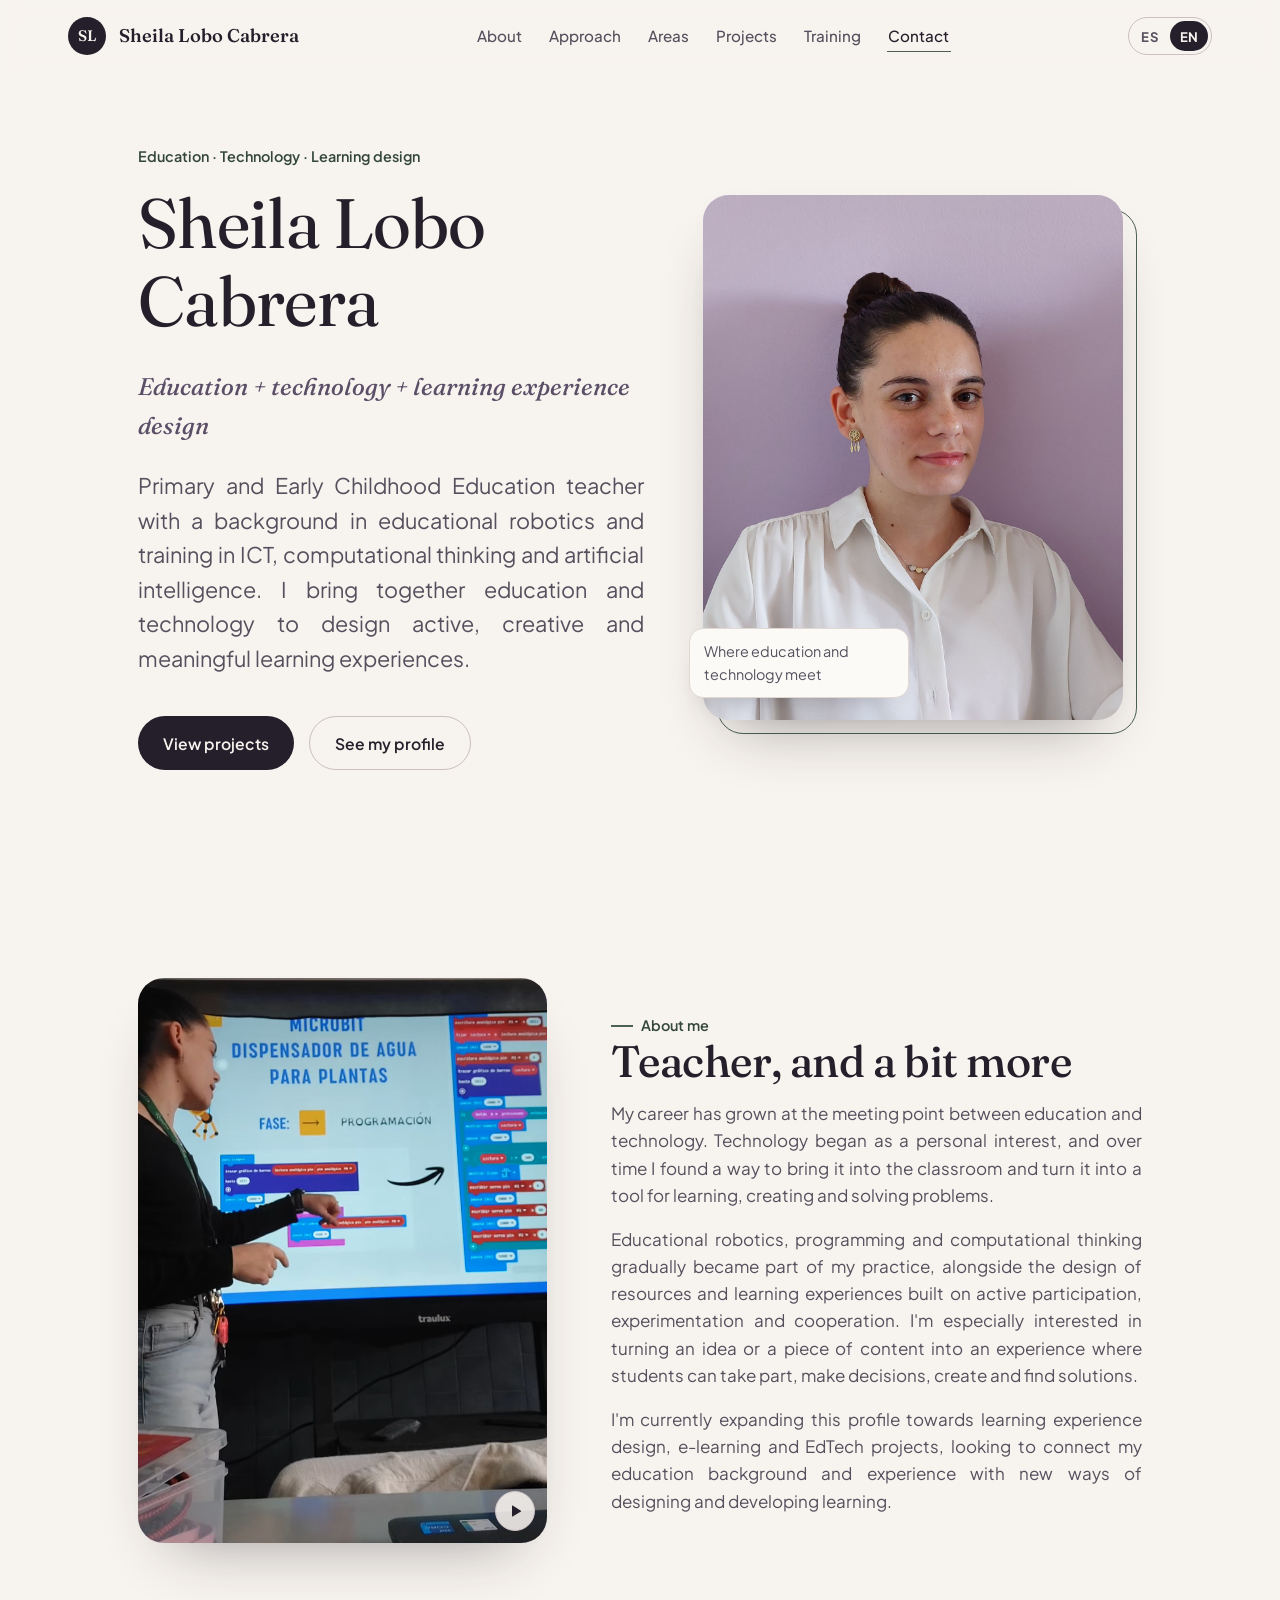
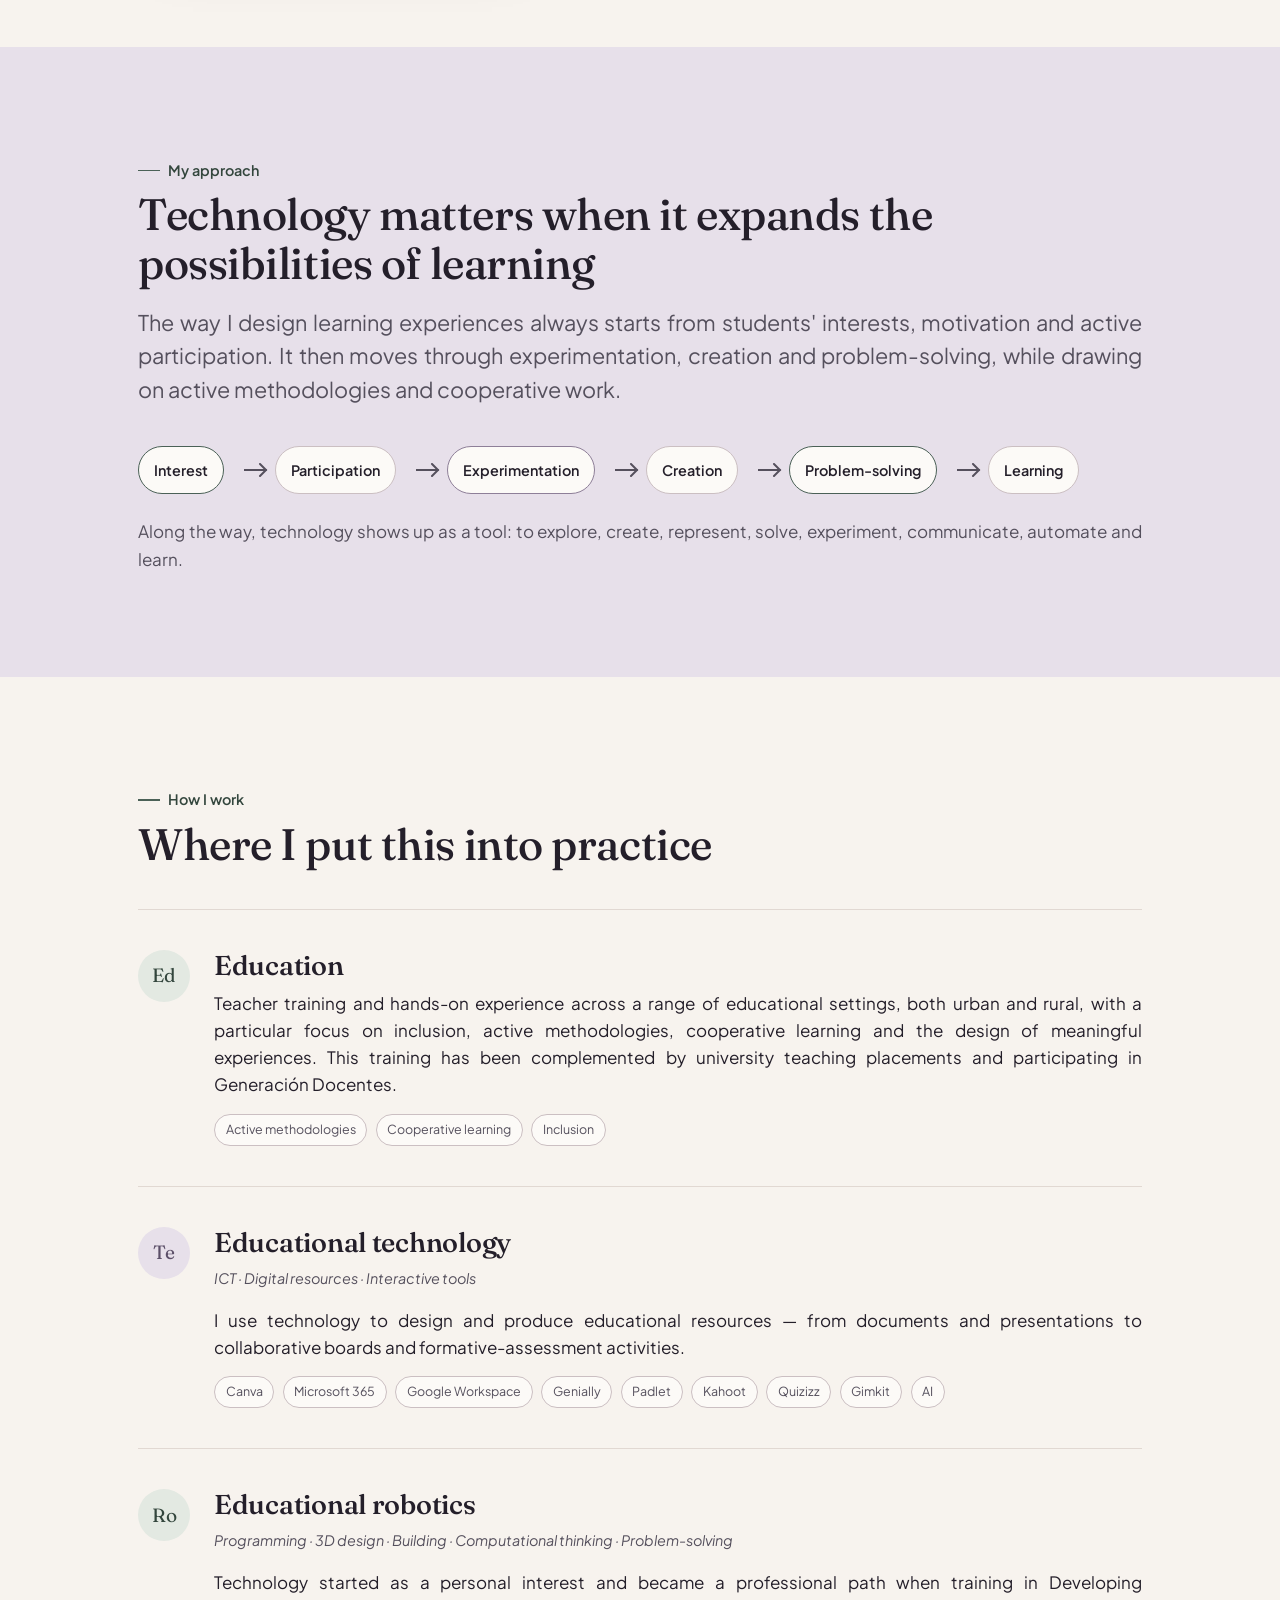
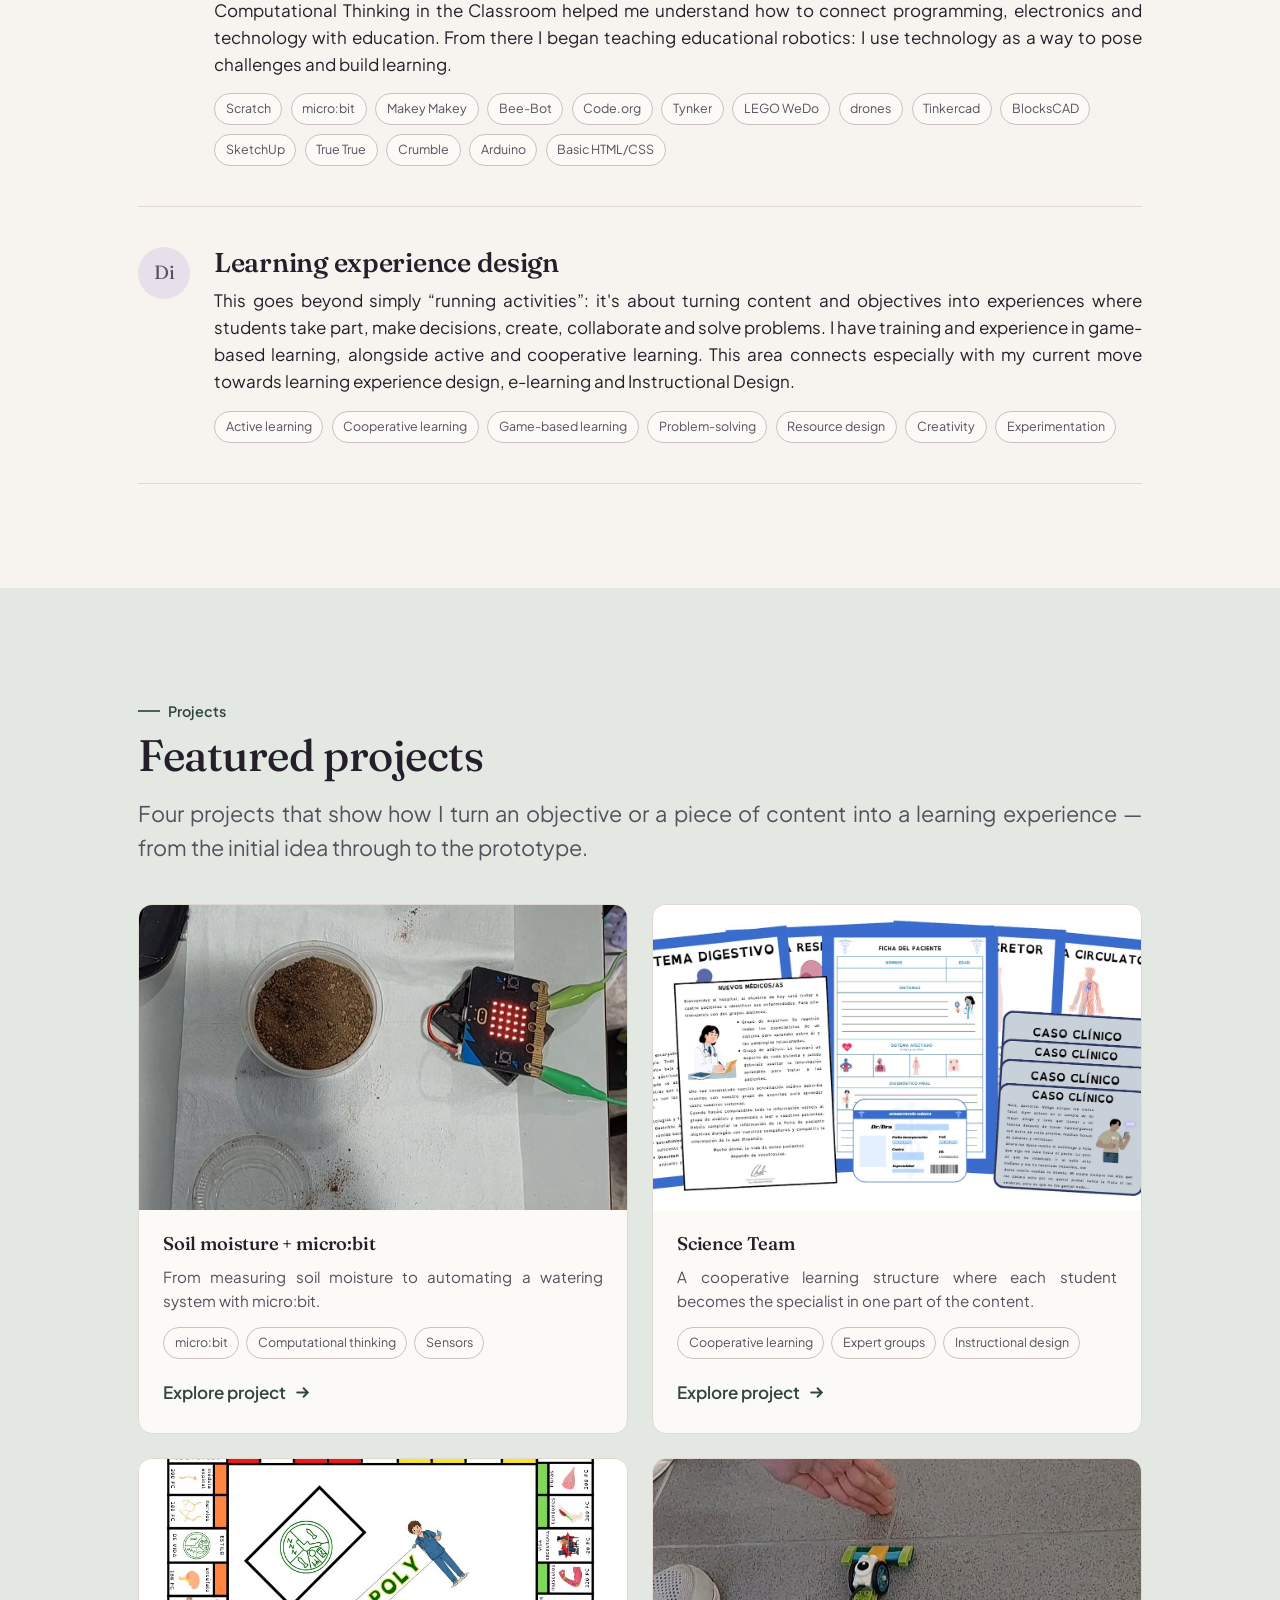
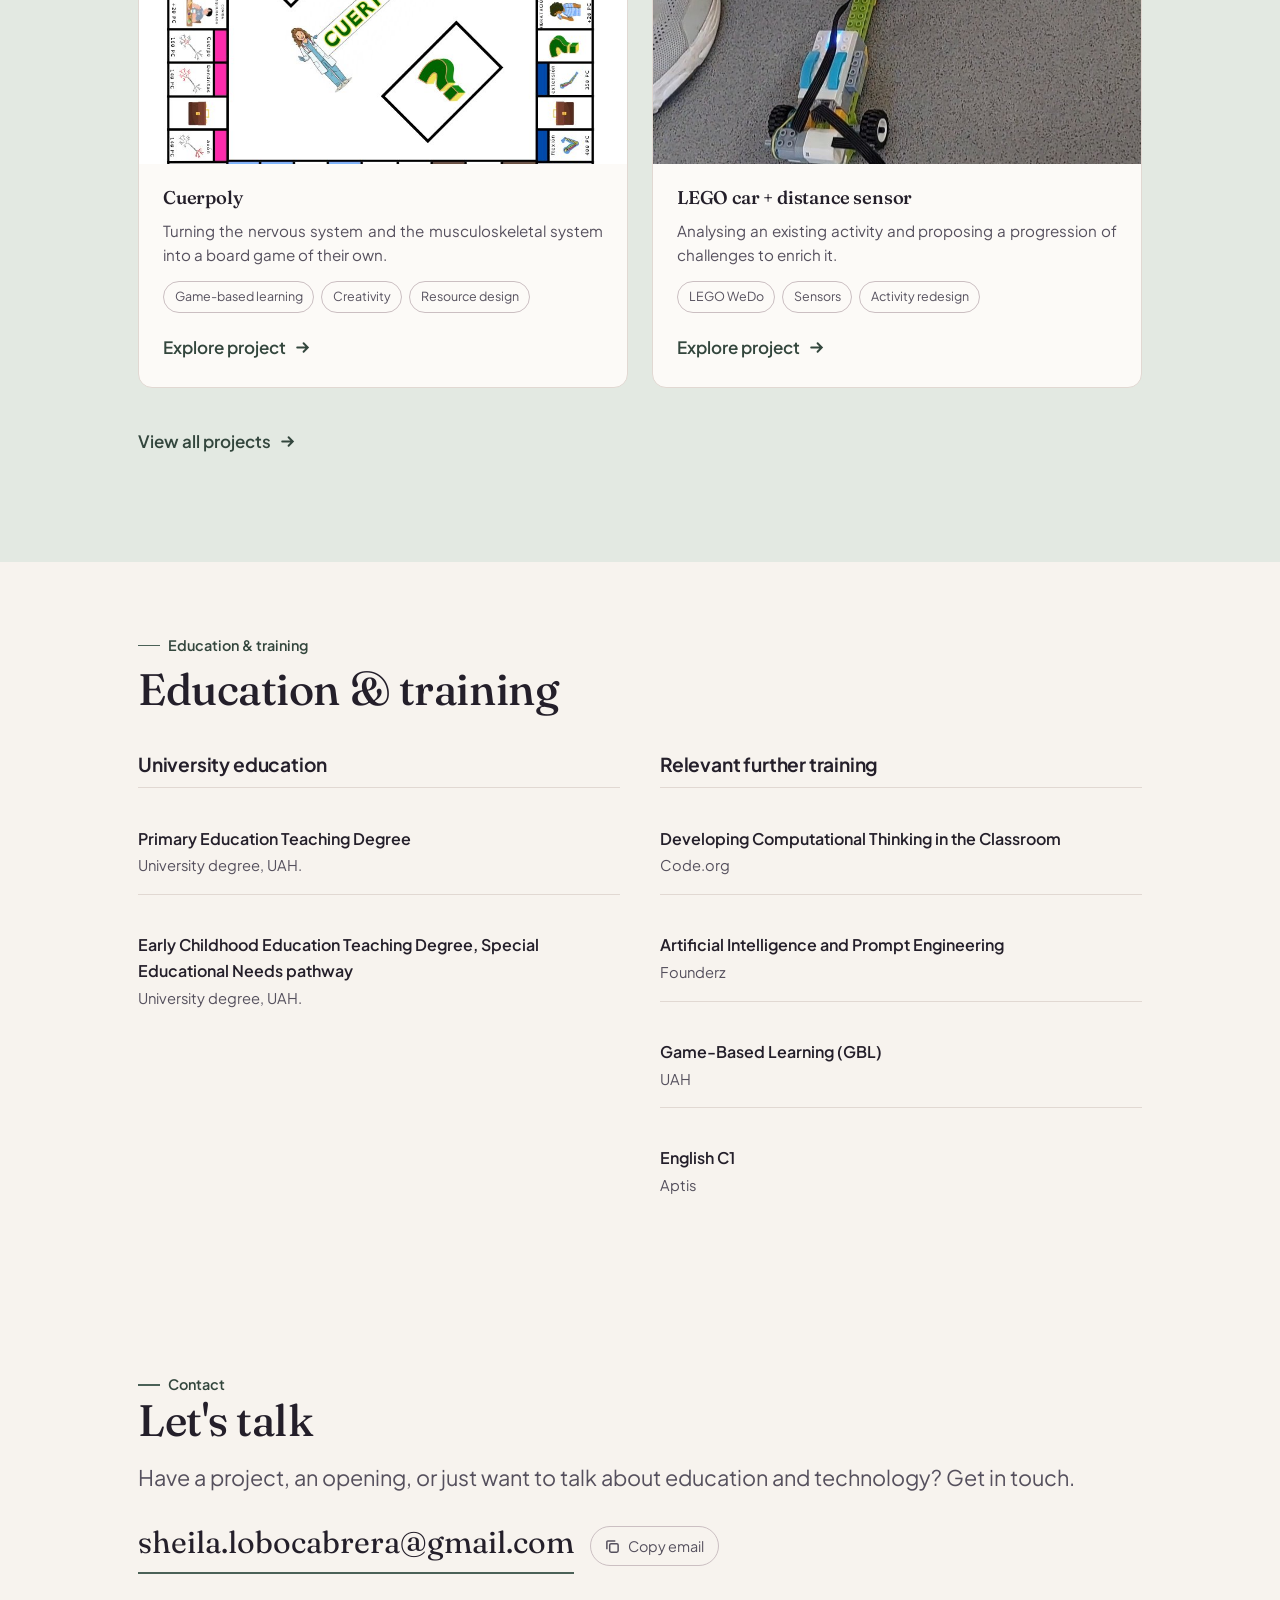
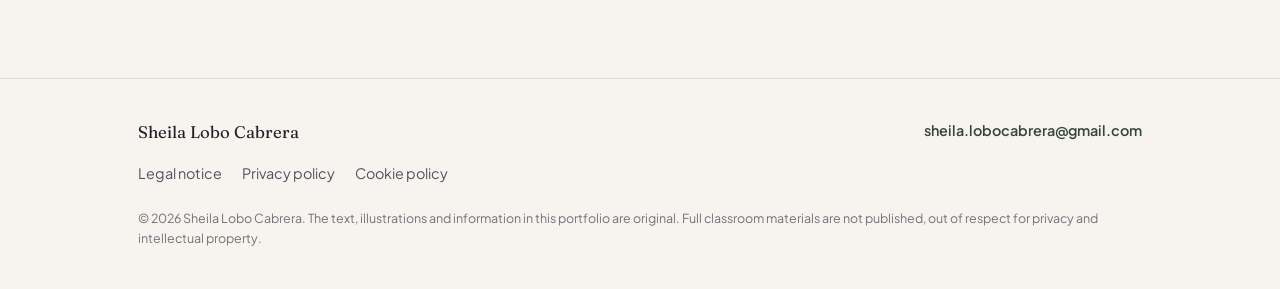
<file: index.html>
<!DOCTYPE html>
<html lang="es">
<head>
<meta charset="UTF-8">
<meta name="viewport" content="width=device-width, initial-scale=1.0">
<title id="page-title">Sheila Lobo Cabrera | Educación, Tecnología y Diseño de Aprendizaje</title>
<meta id="meta-description" name="description" content="Portfolio de Sheila Lobo Cabrera, maestra de Educación Primaria e Infantil especializada en robótica educativa, tecnología aplicada al aprendizaje y diseño de experiencias educativas.">
<meta id="meta-og-title" property="og:title" content="Sheila Lobo Cabrera | Educación, Tecnología y Diseño de Aprendizaje">
<meta id="meta-og-description" property="og:description" content="Pedagogía y tecnología al servicio del diseño de experiencias de aprendizaje.">
<meta property="og:type" content="website">
<meta property="og:image" content="assets/images/hero.jpg">
<meta name="theme-color" content="#F7F3EE">
<link rel="icon" type="image/svg+xml" href="favicon.svg">
<link rel="canonical" href="./index.html">
<link rel="stylesheet" href="css/tokens.css">
<link rel="stylesheet" href="css/style.css">
</head>
<body>

<a class="skip-link" href="#main">Saltar al contenido principal</a>

<header class="site-header" id="site-header">
  <div class="wrap">
    <a href="#top" class="brand">
      <span class="brand-mark" aria-hidden="true">SL</span>
      <span class="brand-name-full" id="brand-name">Sheila Lobo Cabrera</span>
    </a>
    <nav class="main-nav" id="main-nav" aria-label="Navegación principal">
      <ul id="main-nav-list"></ul>
    </nav>
    <div class="header-actions">
      <div class="lang-switch" role="group" aria-label="Selector de idioma">
        <button type="button" data-lang="es" id="lang-es">ES</button>
        <button type="button" data-lang="en" id="lang-en">EN</button>
      </div>
      <button type="button" class="nav-toggle" id="nav-toggle" aria-expanded="false" aria-controls="mobile-nav" aria-label="Abrir menú">
        <svg viewBox="0 0 24 24" fill="none" stroke="currentColor" stroke-width="2" stroke-linecap="round" id="nav-toggle-icon"><line x1="4" y1="7" x2="20" y2="7"/><line x1="4" y1="12" x2="20" y2="12"/><line x1="4" y1="17" x2="20" y2="17"/></svg>
      </button>
    </div>
  </div>
</header>

<nav class="mobile-nav" id="mobile-nav" aria-label="Navegación móvil">
  <ul id="mobile-nav-list"></ul>
</nav>

<main id="main">

  <span id="top"></span>
  <section class="hero" id="hero" aria-label="Presentación">
    <div class="wrap" id="hero-content"></div>
  </section>

  <section class="about section-pad" id="sobre-mi" aria-labelledby="about-title">
    <div class="wrap" id="about-content"></div>
  </section>

  <section class="approach section-pad band" id="enfoque" aria-labelledby="approach-title">
    <div class="wrap" id="approach-content"></div>
  </section>

  <section class="ambitos-section section-pad" id="ambitos" aria-labelledby="ambitos-title">
    <div class="wrap" id="ambitos-content"></div>
  </section>

  <section class="projects-home section-pad band-sage" id="proyectos" aria-labelledby="projects-title">
    <div class="wrap" id="projects-content"></div>
  </section>

  <section class="formacion-section section-pad-sm" id="formacion" aria-labelledby="formacion-title">
    <div class="wrap" id="formacion-content"></div>
  </section>

  <section class="contact section-pad" id="contacto" aria-labelledby="contact-title">
    <div class="wrap" id="contact-content"></div>
  </section>

</main>

<footer class="site-footer" id="site-footer">
  <div class="wrap" id="footer-content"></div>
</footer>

<script src="js/projects-data.js"></script>
<script src="js/content.js"></script>
<script src="js/common.js"></script>
<script src="js/home.js"></script>
</body>
</html>
</file>
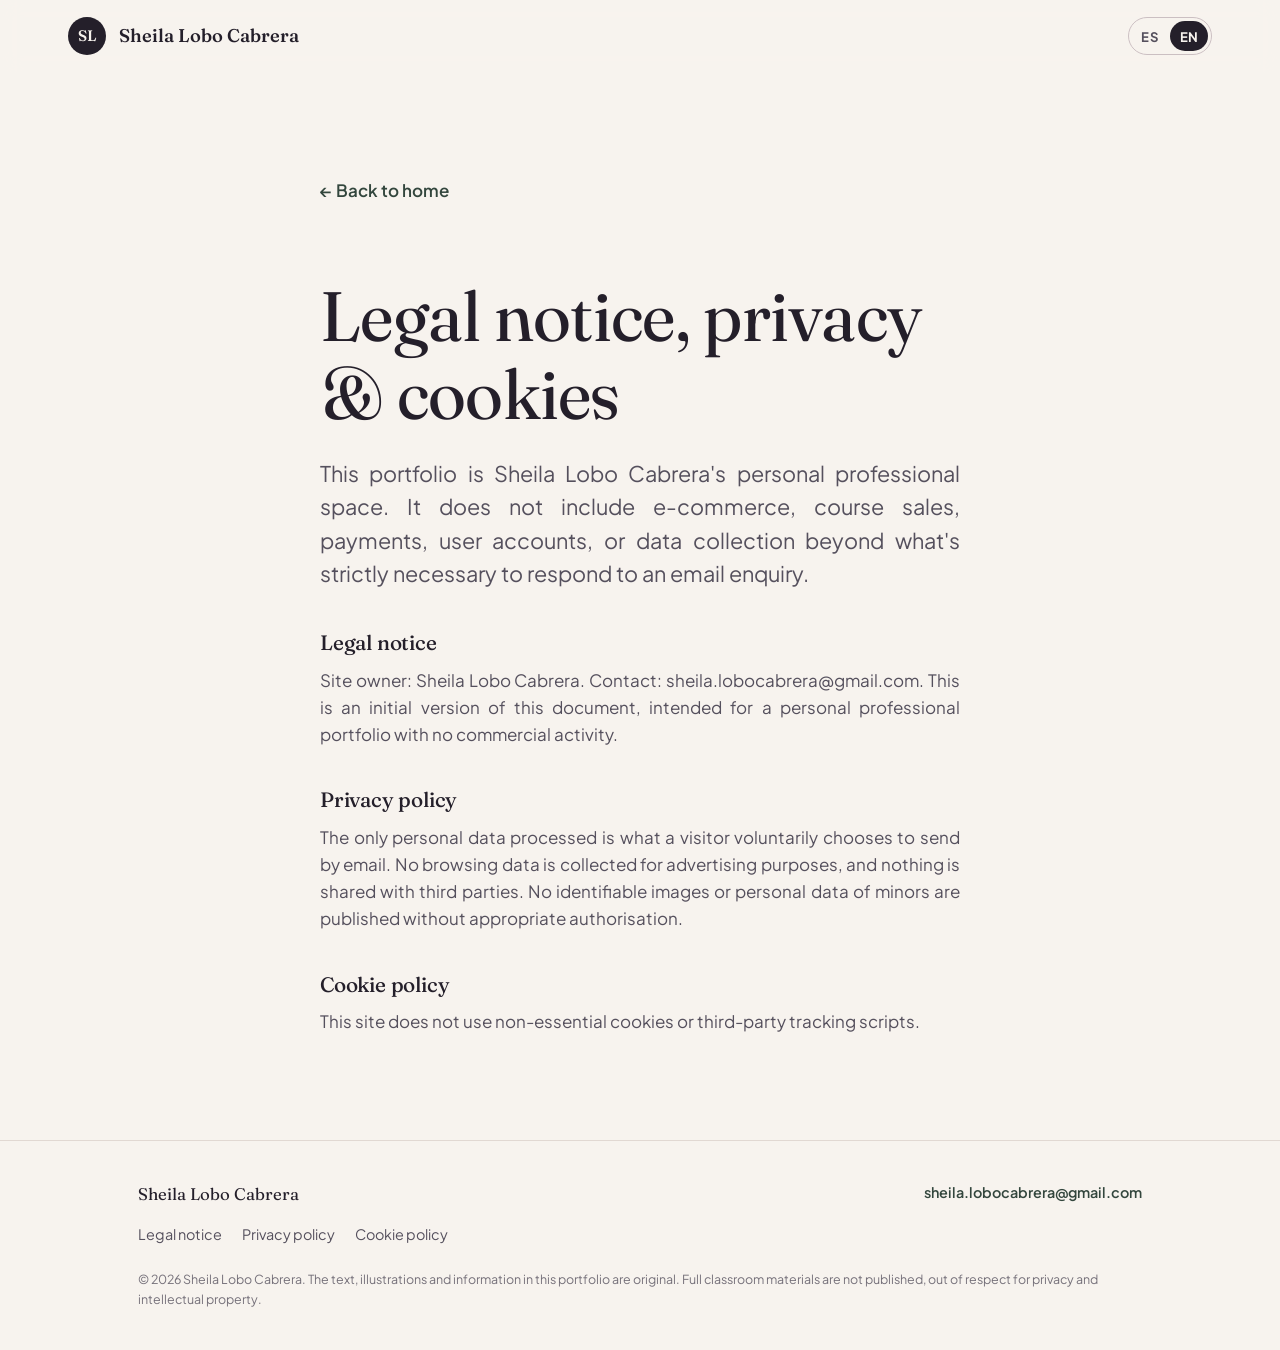
<file: legal.html>
<!DOCTYPE html>
<html lang="es">
<head>
<meta charset="UTF-8">
<meta name="viewport" content="width=device-width, initial-scale=1.0">
<title id="page-title">Aviso legal | Sheila Lobo Cabrera</title>
<meta name="robots" content="noindex">
<link rel="icon" type="image/svg+xml" href="favicon.svg">
<link rel="stylesheet" href="css/tokens.css">
<link rel="stylesheet" href="css/style.css">
<style>
  .legal-wrap{ max-width: 46rem; padding-block: var(--space-6); }
  .legal-wrap h1{ margin-bottom: var(--space-3); }
  .legal-wrap h2{ font-size: 1.3rem; margin-top: var(--space-4); margin-bottom: 0.6em; }
  .legal-wrap p{ color: var(--ink-soft); }
</style>
</head>
<body>
<a class="skip-link" href="#main">Saltar al contenido principal</a>
<header class="site-header">
  <div class="wrap">
    <a href="index.html" class="brand">
      <span class="brand-mark" aria-hidden="true">SL</span>
      <span class="brand-name-full">Sheila Lobo Cabrera</span>
    </a>
    <div class="header-actions">
      <div class="lang-switch" role="group" aria-label="Selector de idioma">
        <button type="button" data-lang="es" id="lang-es">ES</button>
        <button type="button" data-lang="en" id="lang-en">EN</button>
      </div>
    </div>
  </div>
</header>
<main id="main">
  <div class="wrap legal-wrap" id="legal-content"></div>
</main>
<footer class="site-footer">
  <div class="wrap" id="footer-content"></div>
</footer>
<script src="js/projects-data.js"></script>
<script src="js/content.js"></script>
<script src="js/common.js"></script>
<script>
(function(){
  function render(lang){
    const c = window.SITE_CONTENT[lang];
    document.documentElement.lang = lang;
    document.getElementById('page-title').textContent = c.legal.title + ' | Sheila Lobo Cabrera';
    document.getElementById('legal-content').innerHTML = `
      <a class="link-arrow" href="index.html">${lang==='es' ? '← Volver al inicio' : '← Back to home'}</a>
      <h1 style="margin-top:1em;">${c.legal.title}</h1>
      <p class="lead">${c.legal.intro}</p>
      <h2>${c.legal.s1title}</h2>
      <p>${c.legal.s1}</p>
      <h2>${c.legal.s2title}</h2>
      <p>${c.legal.s2}</p>
      <h2>${c.legal.s3title}</h2>
      <p>${c.legal.s3}</p>
    `;
    SiteCommon.renderFooter(lang);
    SiteCommon.setLangButtons(lang);
  }
  SiteCommon.initLangSwitcher(render);
  render(SiteCommon.getLang());
})();
</script>
</body>
</html>
</file>
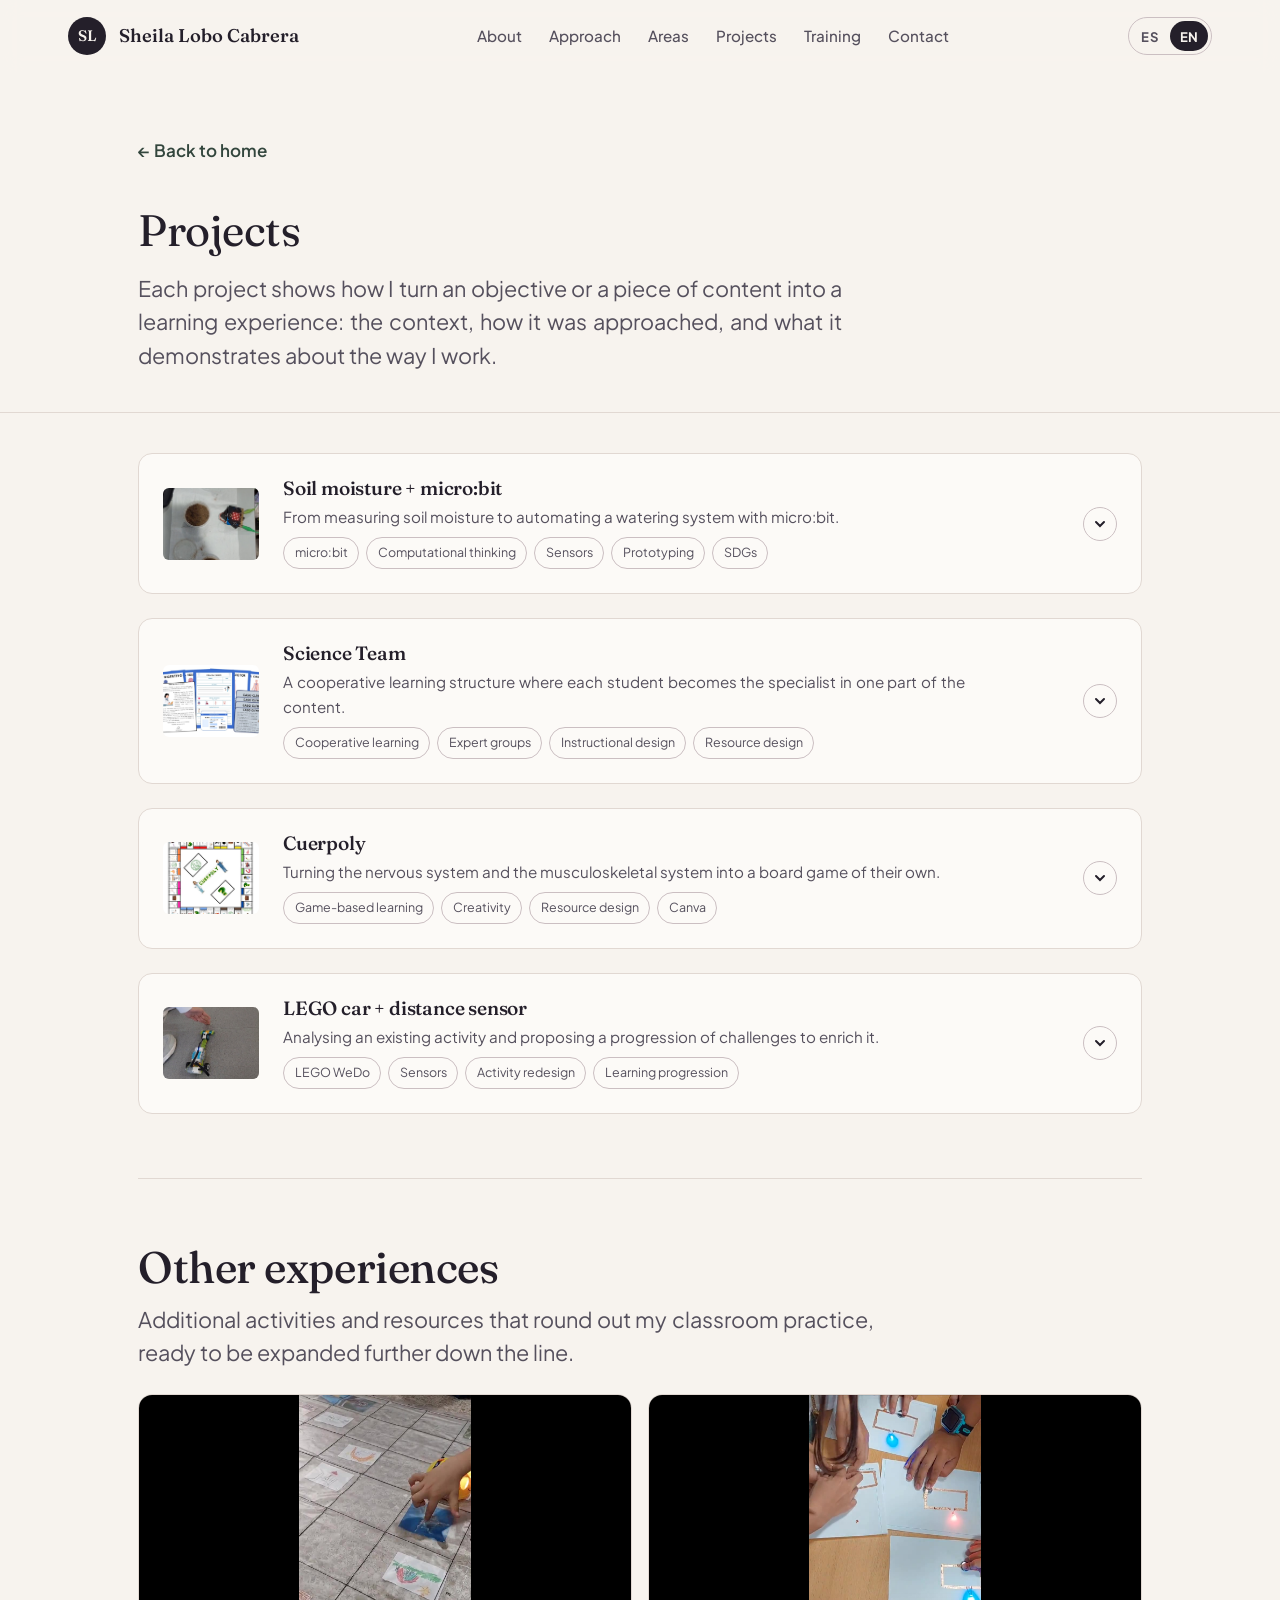
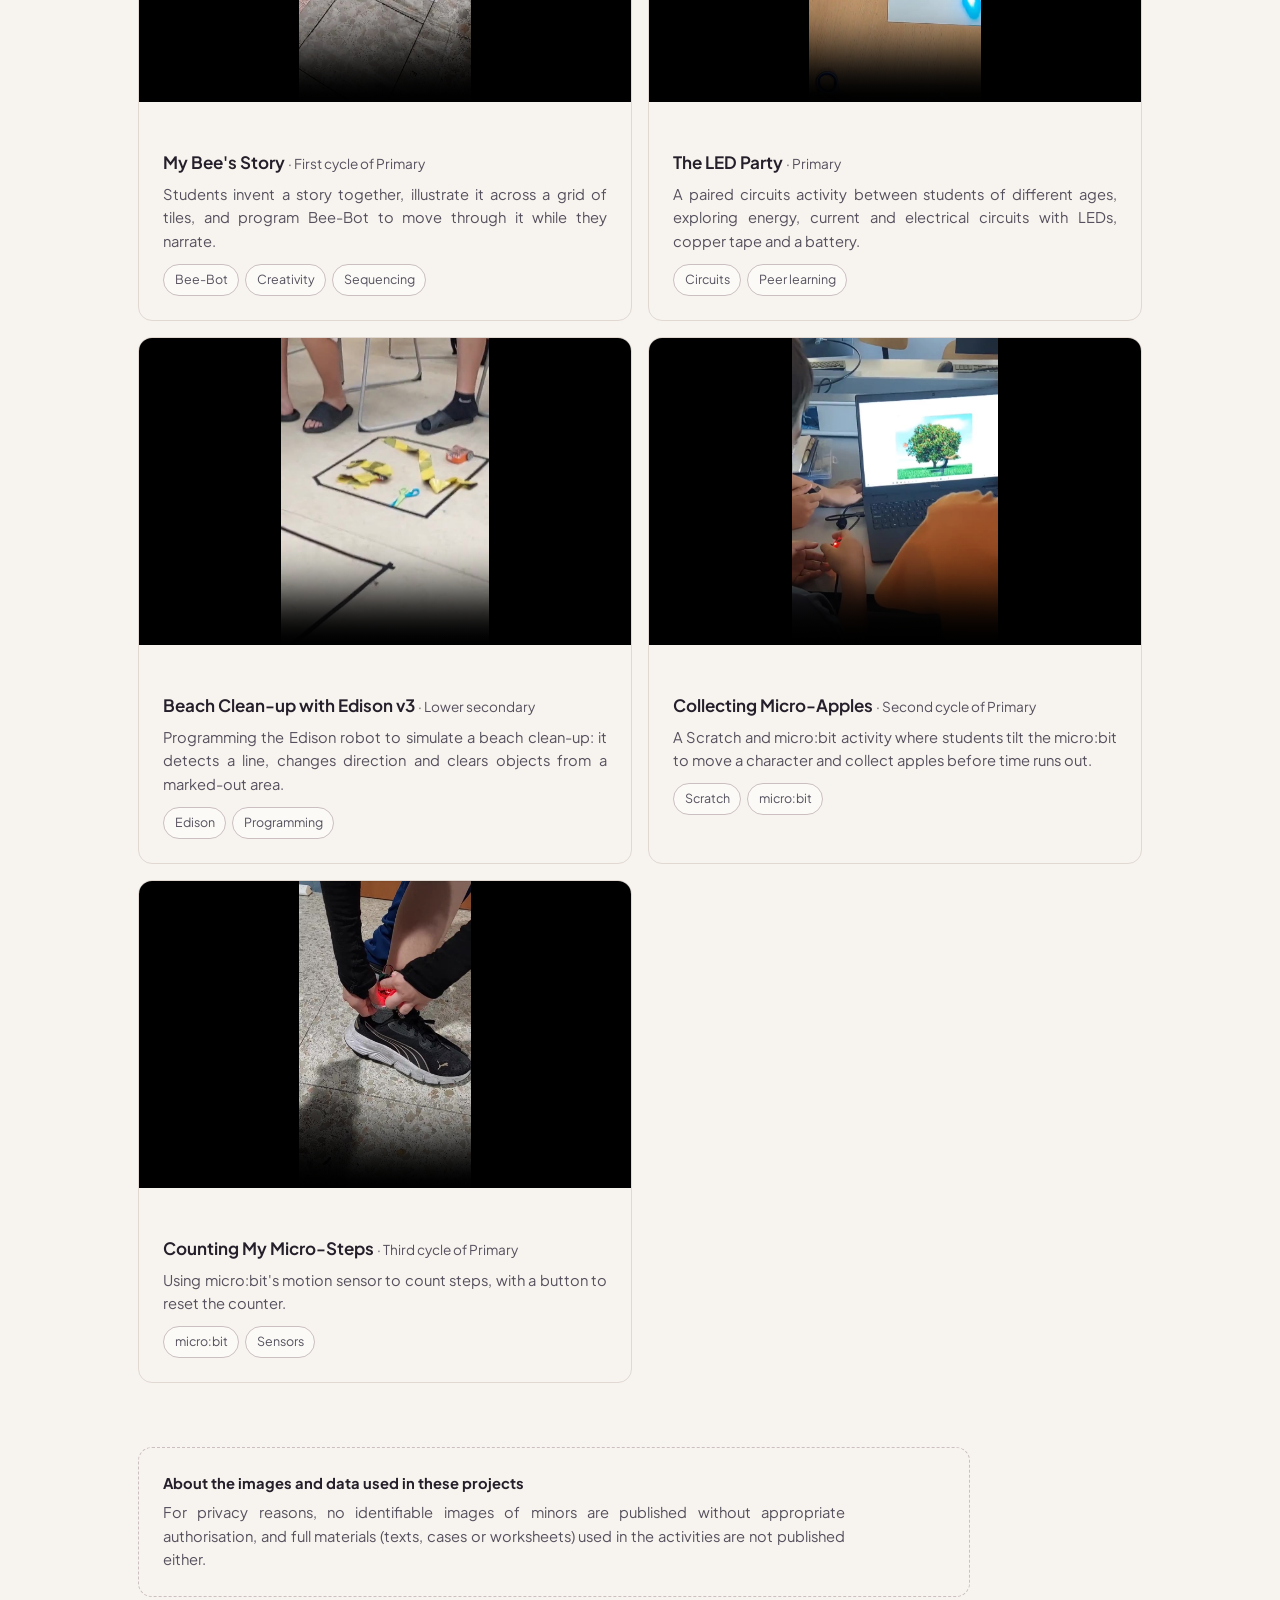
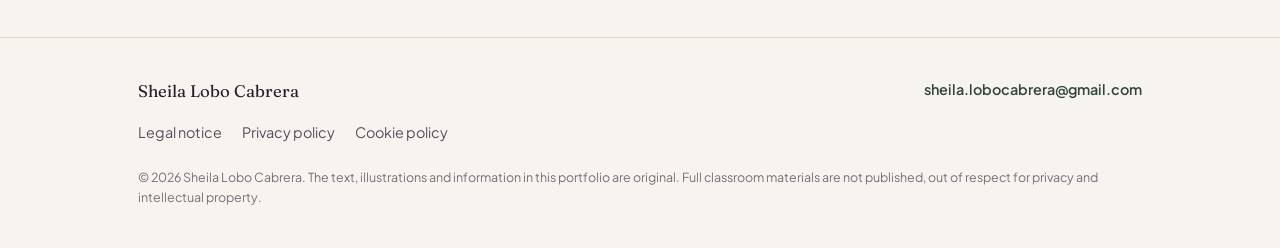
<file: proyectos.html>
<!DOCTYPE html>
<html lang="es">
<head>
<meta charset="UTF-8">
<meta name="viewport" content="width=device-width, initial-scale=1.0">
<title id="page-title">Proyectos | Sheila Lobo Cabrera</title>
<meta id="meta-description" name="description" content="Proyectos de robótica educativa, aprendizaje cooperativo y diseño de experiencias de aprendizaje desarrollados por Sheila Lobo Cabrera.">
<meta name="theme-color" content="#F7F3EE">
<link rel="icon" type="image/svg+xml" href="favicon.svg">
<link rel="canonical" href="./proyectos.html">
<link rel="stylesheet" href="css/tokens.css">
<link rel="stylesheet" href="css/style.css">
<link rel="stylesheet" href="css/proyectos.css">
</head>
<body>

<a class="skip-link" href="#main">Saltar al contenido principal</a>

<header class="site-header" id="site-header">
  <div class="wrap">
    <a href="index.html" class="brand">
      <span class="brand-mark" aria-hidden="true">SL</span>
      <span class="brand-name-full" id="brand-name">Sheila Lobo Cabrera</span>
    </a>
    <nav class="main-nav" id="main-nav" aria-label="Navegación principal">
      <ul id="main-nav-list"></ul>
    </nav>
    <div class="header-actions">
      <div class="lang-switch" role="group" aria-label="Selector de idioma">
        <button type="button" data-lang="es" id="lang-es">ES</button>
        <button type="button" data-lang="en" id="lang-en">EN</button>
      </div>
      <button type="button" class="nav-toggle" id="nav-toggle" aria-expanded="false" aria-controls="mobile-nav" aria-label="Abrir menú">
        <svg viewBox="0 0 24 24" fill="none" stroke="currentColor" stroke-width="2" stroke-linecap="round"><line x1="4" y1="7" x2="20" y2="7"/><line x1="4" y1="12" x2="20" y2="12"/><line x1="4" y1="17" x2="20" y2="17"/></svg>
      </button>
    </div>
  </div>
</header>

<nav class="mobile-nav" id="mobile-nav" aria-label="Navegación móvil">
  <ul id="mobile-nav-list"></ul>
</nav>

<main id="main">
  <section class="proyectos-hero">
    <div class="wrap" id="proyectos-hero-content"></div>
  </section>

  <section class="project-bands">
    <div class="wrap">
      <div id="project-bands-list"></div>
      <div id="other-projects-block"></div>
      <div id="privacy-note-block"></div>
    </div>
  </section>
</main>

<footer class="site-footer" id="site-footer">
  <div class="wrap" id="footer-content"></div>
</footer>

<script src="js/projects-data.js"></script>
<script src="js/content.js"></script>
<script src="js/common.js"></script>
<script src="js/proyectos.js"></script>
</body>
</html>
</file>
<file: css/tokens.css>
/* ============================================================
   SHEILA LOBO CABRERA — DESIGN TOKENS
   Paleta inspirada en la fotografía del Hero (mauve/lavanda,
   crudo, piel cálida, tinta oscura) + un verde salvia profundo
   como acento tecnológico/de crecimiento, evitando el azul
   tecnológico genérico y el terracota por defecto.
   ============================================================ */

:root{
  /* --- Color base -------------------------------------------------- */
  --paper:        #F7F3EE;   /* fondo cálido, no blanco puro */
  --surface:      #FCFAF7;   /* superficie de tarjetas, ligeramente más clara */
  --surface-tint: #EFE8E4;   /* superficie con tinte cálido para bandas */
  --ink:          #241F2A;   /* texto principal, negro cálido con tinte ciruela */
  --ink-soft:     #55505D;   /* texto secundario */
  --line:         #E1D8D2;   /* líneas divisorias sutiles */
  --line-strong:  #CBBFC2;

  --mauve:        #8E7F98;   /* del fondo de la fotografía, tono principal de marca */
  --mauve-deep:   #5B4F68;   /* variante oscura para texto sobre claro / fondos */
  --mauve-tint:   #E7E0EA;   /* banda de fondo suave */

  --sage:         #4B6157;   /* acento tecnológico / crecimiento, sustituye al azul genérico */
  --sage-deep:    #33463D;
  --sage-tint:    #E3E9E2;

  --clay:         #B98B6E;   /* del tono de piel, acento cálido puntual */
  --clay-tint:    #F1E4D8;

  --focus:        #33463D;

  /* --- Tipografía ---------------------------------------------------
     Fraunces (serif con carácter, cálida, editorial) para titulares.
     Plus Jakarta Sans (humanista, clara, con un punto técnico) para
     interfaz y cuerpo de texto. */
  --font-display: "Fraunces", "Iowan Old Style", Georgia, serif;
  --font-body: "Plus Jakarta Sans", -apple-system, BlinkMacSystemFont, "Segoe UI", sans-serif;

  --fs-h1: clamp(2.5rem, 4.2vw + 1rem, 4.6rem);
  --fs-h2: clamp(1.9rem, 2.4vw + 1rem, 2.75rem);
  --fs-h3: clamp(1.35rem, 1vw + 1rem, 1.7rem);
  --fs-lead: clamp(1.15rem, 0.6vw + 1rem, 1.35rem);
  --fs-body: 1.0625rem;
  --fs-small: 0.9rem;
  --fs-micro: 0.78rem;

  /* --- Espaciado / ritmo -------------------------------------------- */
  --space-1: 0.5rem;
  --space-2: 1rem;
  --space-3: 1.5rem;
  --space-4: 2.5rem;
  --space-5: 4rem;
  --space-6: 6.5rem;
  --space-7: 9rem;

  --radius-s: 6px;
  --radius-m: 14px;
  --radius-l: 26px;

  /* Ancho único de la columna de contenido: todas las secciones (y las
     páginas /proyectos y /legal) empiezan y acaban en las mismas líneas. */
  --content-max: 1100px;
  --text-max: 62ch;

  --ease: cubic-bezier(.22,.68,.32,.99);
  --dur-s: 180ms;
  --dur-m: 360ms;
  --dur-l: 620ms;
}

@media (prefers-color-scheme: dark){
  /* La web mantiene un único tema editorial (claro) por consistencia
     de marca; se respeta igualmente prefers-reduced-motion más abajo. */
}
</file>
<file: css/style.css>
/* ============================================================
   SHEILA LOBO CABRERA — PORTFOLIO
   Hoja de estilos principal
   ============================================================ */

/* ---------- Fuentes ---------- */
@import url('https://fonts.googleapis.com/css2?family=Fraunces:opsz,wght@9..144,340..600&family=Plus+Jakarta+Sans:wght@400;500;600;700&display=swap');

/* ---------- Reset ---------- */
*, *::before, *::after{ box-sizing: border-box; }
html{ scroll-behavior: smooth; overflow-x: hidden; }
@media (prefers-reduced-motion: reduce){
  html{ scroll-behavior: auto; }
  *, *::before, *::after{
    animation-duration: 0.001ms !important;
    animation-iteration-count: 1 !important;
    transition-duration: 0.001ms !important;
    scroll-behavior: auto !important;
  }
}
body, h1, h2, h3, p, figure, blockquote{ margin: 0; }
ul, ol{ margin: 0; padding: 0; list-style: none; }
img, svg{ display: block; max-width: 100%; }
a{ color: inherit; text-decoration: none; }
button{ font: inherit; color: inherit; background: none; border: 0; cursor: pointer; }
input, textarea{ font: inherit; }

body{
  background: var(--paper);
  color: var(--ink);
  font-family: var(--font-body);
  font-size: var(--fs-body);
  line-height: 1.6;
  -webkit-font-smoothing: antialiased;
}

:focus-visible{
  outline: 2.5px solid var(--sage-deep);
  outline-offset: 3px;
  border-radius: 4px;
}

.skip-link{
  position: absolute;
  left: -999px;
  top: auto;
  background: var(--ink);
  color: var(--paper);
  padding: 0.8em 1.2em;
  z-index: 999;
  border-radius: 0 0 8px 0;
}
.skip-link:focus{ left: 0; top: 0; }

/* ---------- Tipografía ---------- */
h1, h2, h3{
  font-family: var(--font-display);
  font-weight: 480;
  color: var(--ink);
  letter-spacing: -0.01em;
  line-height: 1.12;
}
h1{ font-size: var(--fs-h1); font-weight: 420; }
h2{ font-size: var(--fs-h2); }
h3{ font-size: var(--fs-h3); font-weight: 540; }

.lead{
  font-size: var(--fs-lead);
  color: var(--ink-soft);
  line-height: 1.55;
  max-width: var(--text-max);
}
p{ max-width: var(--text-max); }
p + p{ margin-top: 1em; }

/* Texto justificado en toda la web (excepto titulares, que no se justifican) */
p, .project-value-card, li{
  text-align: justify;
  text-justify: inter-word;
}

/* Excepciones: rótulos y frases cortas de una o dos líneas. Al justificarlas
   se abren huecos enormes entre palabras, así que se alinean a la izquierda. */
.hero-position,
.hero-media-tag,
.ambito-sub,
.degree-card p,
.education-item p,
.footer-meta,
.media-badge{
  text-align: left;
}

.eyebrow{
  display: inline-flex;
  align-items: center;
  gap: 0.55em;
  font-size: var(--fs-small);
  color: var(--sage-deep);
  font-weight: 600;
}
.eyebrow::before{
  content: "";
  width: 22px;
  height: 1.5px;
  background: var(--sage);
  display: inline-block;
}

/* ---------- Layout ---------- */
.wrap{
  width: 100%;
  max-width: var(--content-max);
  margin-inline: auto;
  padding-inline: clamp(1.25rem, 4vw, 3rem);
}

/* --- Una sola columna de contenido ------------------------------------
   Todas las secciones usan el mismo ancho (--content-max, vía .wrap), de modo
   que bordes izquierdo y derecho coinciden en toda la página. En las secciones
   de una sola columna, ningún elemento impone un tope propio más estrecho:
   cabeceras, textos de entrada y párrafos llenan la columna. */
#enfoque .wrap > *, #enfoque .lead, #enfoque p,
#ambitos .wrap > *, #ambitos .lead, #ambitos p,
#proyectos .wrap > *, #proyectos .lead, #proyectos p,
#formacion .wrap > *, #formacion .lead, #formacion p,
#contacto .wrap > *, #contacto .lead, #contacto p{
  max-width: 100%;
}
#enfoque .section-head,
#ambitos .section-head,
#proyectos .section-head,
#formacion .section-head,
#contacto .section-head,
#enfoque .flow-note{
  max-width: 100%;
}
section{ position: relative; }
.section-pad{ padding-block: var(--space-6); }
.section-pad-sm{ padding-block: var(--space-5); }

@media (max-width: 640px){
  .section-pad{ padding-block: var(--space-5); }
  .section-pad-sm{ padding-block: var(--space-4); }
}

.section-head{
  max-width: 46rem;
  margin-bottom: var(--space-4);
}
.section-head h2{ margin-top: 0.5rem; }

.band{
  background: var(--mauve-tint);
}
.band-sage{
  background: var(--sage-tint);
}

/* ---------- Botones / CTA ---------- */
.btn{
  display: inline-flex;
  align-items: center;
  gap: 0.6em;
  padding: 0.85em 1.6em;
  border-radius: 999px;
  font-weight: 600;
  font-size: 0.98rem;
  transition: transform var(--dur-s) var(--ease), background var(--dur-s) var(--ease), color var(--dur-s) var(--ease), border-color var(--dur-s) var(--ease);
  white-space: nowrap;
}
.btn-primary{
  background: var(--ink);
  color: var(--paper);
}
.btn-primary:hover{ background: var(--sage-deep); }
.btn-primary:active{ transform: scale(0.98); }

.btn-ghost{
  border: 1.5px solid var(--line-strong);
  color: var(--ink);
  background: transparent;
}
.btn-ghost:hover{ border-color: var(--ink); background: var(--surface); }

.link-arrow{
  display: inline-flex;
  align-items: center;
  gap: 0.45em;
  font-weight: 600;
  color: var(--sage-deep);
  border-bottom: 1.5px solid transparent;
  padding-bottom: 0.1em;
  transition: border-color var(--dur-s) var(--ease), gap var(--dur-s) var(--ease);
}
.link-arrow:hover{ border-color: currentColor; gap: 0.65em; }
.link-arrow svg{ width: 1em; height: 1em; }

/* ---------- Header / navegación ---------- */
.site-header{
  position: sticky;
  top: 0;
  z-index: 100;
  background: color-mix(in srgb, var(--paper) 88%, transparent);
  backdrop-filter: blur(10px) saturate(1.1);
  border-bottom: 1px solid transparent;
  transition: border-color var(--dur-m) var(--ease), box-shadow var(--dur-m) var(--ease);
}
.site-header.is-scrolled{
  border-color: var(--line);
  box-shadow: 0 8px 24px -20px rgba(36,31,42,0.35);
}
.site-header .wrap{
  display: flex;
  align-items: center;
  justify-content: space-between;
  height: 72px;
  /* La cabecera necesita más ancho que el contenido para que el nombre,
     la navegación y el selector de idioma no se solapen. */
  max-width: 1240px;
}
.brand{
  display: flex;
  align-items: center;
  gap: 0.7em;
  font-family: var(--font-display);
  font-size: 1.15rem;
  font-weight: 560;
  color: var(--ink);
}
.brand-mark{
  width: 38px;
  height: 38px;
  border-radius: 50%;
  background: var(--ink);
  color: var(--paper);
  display: flex;
  align-items: center;
  justify-content: center;
  font-family: var(--font-display);
  font-size: 0.95rem;
  font-weight: 560;
  flex: none;
}
.brand-name-full{ display: none; }
@media (min-width: 640px){ .brand-name-full{ display: inline; } }

.main-nav{
  display: none;
  align-items: center;
  gap: var(--space-4);
}
.main-nav ul{ display: flex; gap: var(--space-3); }
.main-nav a{
  font-size: 0.95rem;
  font-weight: 500;
  color: var(--ink-soft);
  padding: 0.4em 0.1em;
  border-bottom: 1.5px solid transparent;
  transition: color var(--dur-s) var(--ease), border-color var(--dur-s) var(--ease);
}
.main-nav a:hover, .main-nav a.is-active{ color: var(--ink); border-color: var(--sage); }

@media (min-width: 980px){
  .main-nav{ display: flex; }
}

.header-actions{ display: flex; align-items: center; gap: var(--space-2); }

.lang-switch{
  display: inline-flex;
  border: 1.5px solid var(--line-strong);
  border-radius: 999px;
  padding: 3px;
  gap: 2px;
}
.lang-switch button{
  padding: 0.35em 0.75em;
  border-radius: 999px;
  font-size: 0.82rem;
  font-weight: 700;
  letter-spacing: 0.02em;
  color: var(--ink-soft);
  transition: background var(--dur-s) var(--ease), color var(--dur-s) var(--ease);
}
.lang-switch button.is-active{ background: var(--ink); color: var(--paper); }

.nav-toggle{
  width: 42px; height: 42px;
  display: flex; align-items: center; justify-content: center;
  border-radius: 50%;
}
/* Debe ir DESPUÉS de la regla base de .nav-toggle (display:flex); si no,
   la regla base gana y el botón sigue visible y enfocable en escritorio. */
@media (min-width: 980px){ .nav-toggle{ display: none; } }
.nav-toggle:hover{ background: var(--surface-tint); }
.nav-toggle svg{ width: 20px; height: 20px; }
.nav-toggle svg line{ transition: transform var(--dur-m) var(--ease), opacity var(--dur-s) var(--ease); transform-origin: center; }
.nav-toggle[aria-expanded="true"] svg line:nth-child(1){ transform: translateY(5px) rotate(45deg); }
.nav-toggle[aria-expanded="true"] svg line:nth-child(2){ opacity: 0; }
.nav-toggle[aria-expanded="true"] svg line:nth-child(3){ transform: translateY(-5px) rotate(-45deg); }

.mobile-nav{
  position: fixed;
  inset: 72px 0 0 0;
  background: var(--paper);
  z-index: 99;
  padding: var(--space-4) var(--space-3);
  transform: translateY(-8px);
  opacity: 0;
  pointer-events: none;
  transition: transform var(--dur-m) var(--ease), opacity var(--dur-m) var(--ease);
  overflow-y: auto;
}
.mobile-nav.is-open{ transform: translateY(0); opacity: 1; pointer-events: auto; }
.mobile-nav ul{ display: flex; flex-direction: column; gap: 0.2em; }
.mobile-nav a{
  display: block;
  font-family: var(--font-display);
  font-size: 1.6rem;
  padding: 0.5em 0.1em;
  border-bottom: 1px solid var(--line);
}
@media (min-width: 980px){ .mobile-nav{ display: none; } }

/* ---------- HERO ---------- */
.hero{
  padding-top: clamp(2.5rem, 6vw, 4.5rem);
  padding-bottom: var(--space-6);
}
.hero .wrap{
  display: grid;
  grid-template-columns: 1fr;
  gap: var(--space-5);
  align-items: center;
}
@media (min-width: 900px){
  .hero .wrap{
    grid-template-columns: 1.05fr 0.95fr;
    gap: var(--space-4);
  }
}
.hero-copy{ max-width: 40rem; }
.hero-kicker{
  font-size: var(--fs-small);
  font-weight: 600;
  color: var(--sage-deep);
  margin-bottom: var(--space-2);
}
.hero h1{ margin-bottom: 0.4em; }
.hero-position{
  font-family: var(--font-display);
  font-style: italic;
  font-weight: 460;
  font-size: clamp(1.15rem, 1.4vw + 0.7rem, 1.5rem);
  color: var(--mauve-deep);
  margin-bottom: var(--space-3);
}
.hero-lead{
  font-size: var(--fs-lead);
  color: var(--ink-soft);
  max-width: 34rem;
  margin-bottom: var(--space-4);
}
.hero-cta{ display: flex; flex-wrap: wrap; gap: 0.85em; }

.hero-media{
  position: relative;
  justify-self: center;
  width: min(420px, 100%);
}
.hero-media-frame{
  position: relative;
  border-radius: var(--radius-l);
  overflow: hidden;
  aspect-ratio: 4 / 5;
  background: var(--mauve-tint);
  box-shadow: 0 30px 60px -30px rgba(36,31,42,0.45);
}
.hero-media-frame img{
  width: 100%; height: 100%; object-fit: cover;
  object-position: center 18%;
}
.hero-media-deco{
  position: absolute;
  inset: 14px -14px -14px 14px;
  border: 1.5px solid var(--sage);
  border-radius: var(--radius-l);
  z-index: -1;
}
.hero-media-tag{
  position: absolute;
  left: -14px;
  bottom: 22px;
  background: var(--surface);
  border: 1px solid var(--line);
  border-radius: var(--radius-m);
  padding: 0.75em 1em;
  box-shadow: 0 18px 30px -20px rgba(36,31,42,0.35);
  font-size: var(--fs-small);
  max-width: 220px;
  color: var(--ink-soft);
}
@media (max-width: 560px){
  .hero-media-tag{ display: none; }
}

/* ---------- Sobre mí ---------- */
.about .wrap{
  display: grid;
  gap: var(--space-4);
}
@media (min-width: 900px){
  .about .wrap{ grid-template-columns: 1fr 1.3fr; gap: var(--space-5); align-items: center; }
}

/* Vídeo de aula: acompaña al texto, no compite con él. Silencioso, en bucle,
   pausado cuando sale de pantalla (ver home.js) y detenido si la persona
   ha pedido menos movimiento en su sistema. */
.about-media{
  position: relative;
  border-radius: var(--radius-l);
  overflow: hidden;
  background: var(--mauve-tint);
  box-shadow: 0 30px 60px -34px rgba(36,31,42,0.45);
  line-height: 0;
}
.about-video{
  display: block;
  width: 100%;
  height: auto;   /* se ve el encuadre completo, sin recortes laterales */
}
/* Botón de pausa/reproducción (WCAG 2.2.2): pequeño, en la esquina inferior
   derecha, por encima del velo. El icono cambia con la clase .is-paused. */
.about-video-toggle{
  position: absolute;
  right: 12px; bottom: 12px;
  z-index: 2;
  width: 40px; height: 40px;
  display: flex; align-items: center; justify-content: center;
  border-radius: 50%;
  background: color-mix(in srgb, var(--paper) 88%, transparent);
  color: var(--ink);
  border: 1px solid var(--line-strong);
  cursor: pointer;
  line-height: 0;
  transition: background var(--dur-s) var(--ease);
}
.about-video-toggle:hover{ background: var(--paper); }
.about-video-toggle:focus-visible{ outline: 2px solid var(--ink); outline-offset: 2px; }
.about-video-toggle svg{ width: 18px; height: 18px; fill: currentColor; }
.about-video-toggle .icon-play{ display: none; }
.about-video-toggle.is-paused .icon-pause{ display: none; }
.about-video-toggle.is-paused .icon-play{ display: inline; }

/* Velo muy sutil en el tono de marca: integra el azul frío de la pantalla
   con la paleta malva/crema del resto de la web. */
.about-media::after{
  content: "";
  position: absolute;
  inset: 0;
  pointer-events: none;
  background: linear-gradient(180deg,
              color-mix(in srgb, var(--mauve) 16%, transparent) 0%,
              transparent 42%);
  mix-blend-mode: multiply;
}
.degree-card{
  border: 1px solid var(--line);
  border-radius: var(--radius-m);
  padding: var(--space-3);
  background: var(--surface);
}
.degree-card h3{ font-size: 1.05rem; margin-bottom: 0.3em; }
.degree-card p{ color: var(--ink-soft); font-size: var(--fs-small); }

/* ---------- Enfoque (flow) ---------- */
.flow{
  display: flex;
  flex-wrap: wrap;
  align-items: center;
  gap: 0;
  margin-top: var(--space-4);
}
.flow-step{
  display: flex;
  align-items: center;
  gap: var(--space-2);
}
.flow-pill{
  padding: 0.9em 1.3em;
  border-radius: 999px;
  background: var(--surface);
  border: 1.5px solid var(--line-strong);
  font-weight: 600;
  font-size: 0.95rem;
  color: var(--ink);
  transition: border-color var(--dur-s) var(--ease), background var(--dur-s) var(--ease);
}
.flow-step:nth-child(4n+1) .flow-pill{ border-color: var(--sage); }
.flow-step:nth-child(4n+3) .flow-pill{ border-color: var(--mauve); }
.flow-arrow{
  width: 28px; height: 14px;
  margin-inline: 0.35em;
  color: var(--ink-soft);
  flex: none;
}
/* Versión ordenador (más de 700 px): las 6 píldoras en una sola línea,
   o 3 y 3 cuando no caben. Nunca una suelta. El móvil no cambia. */
@media (min-width: 701px){
  #enfoque .flow-pill{ padding: 0.8em 1.05em; font-size: 0.9rem; }
  #enfoque .flow-arrow{ margin-inline: 0.2em; }
}
@media (min-width: 701px) and (max-width: 1060px){
  #enfoque .flow{ display: grid; grid-template-columns: repeat(3, max-content); row-gap: var(--space-3); }
  #enfoque .flow-step:nth-child(3) .flow-arrow{ display: none; }
}
@media (min-width: 1061px){
  #enfoque .flow{ flex-wrap: nowrap; }
}
@media (max-width: 700px){
  .flow{ flex-direction: column; align-items: flex-start; }
  .flow-step{ flex-direction: column; align-items: flex-start; width: 100%; }
  .flow-arrow{ transform: rotate(90deg); margin-inline: 0; margin-block: 0.2em 0.2em; margin-left: 1.3em; }
}
.flow-note{
  margin-top: var(--space-3);
  color: var(--ink-soft);
  max-width: 42rem;
}

/* ---------- Ámbitos ---------- */
.ambitos-list{
  display: flex;
  flex-direction: column;
  margin-top: var(--space-4);
}
.ambito{
  display: grid;
  grid-template-columns: auto 1fr;
  gap: var(--space-3);
  padding-block: var(--space-4);
  border-top: 1px solid var(--line);
}
.ambito:last-child{ border-bottom: 1px solid var(--line); }
.ambito-mark{
  width: 52px; height: 52px;
  border-radius: 50%;
  display: flex; align-items: center; justify-content: center;
  font-family: var(--font-display);
  font-size: 1.2rem;
  flex: none;
}
.ambito:nth-child(odd) .ambito-mark{ background: var(--sage-tint); color: var(--sage-deep); }
.ambito:nth-child(even) .ambito-mark{ background: var(--mauve-tint); color: var(--mauve-deep); }
.ambito-body h3{ margin-bottom: 0.35em; }
.ambito-sub{
  font-size: var(--fs-small);
  color: var(--ink-soft);
  font-style: italic;
  margin-bottom: 0.6em;
}
.ambito-degrees{ margin: 0.6em 0; display: flex; flex-direction: column; gap: 0.25em; }
.ambito-degrees li{
  font-weight: 600;
  font-size: 0.95rem;
  color: var(--ink);
}
.tag-cluster{
  display: flex;
  flex-wrap: wrap;
  gap: 0.5em;
  margin-top: 0.9em;
}
.tag{
  font-size: var(--fs-micro);
  padding: 0.4em 0.85em;
  border-radius: 999px;
  border: 1px solid var(--line-strong);
  color: var(--ink-soft);
  background: var(--surface);
}
.tag.tag-strong{
  border-color: var(--sage);
  color: var(--sage-deep);
  font-weight: 600;
}

@media (max-width: 560px){
  .ambito{ grid-template-columns: 1fr; }
  .ambito-mark{ margin-bottom: 0.4em; }
}

/* ---------- Proyectos destacados (home) ---------- */
.projects-grid{
  display: grid;
  grid-template-columns: 1fr;
  gap: var(--space-3);
  margin-top: var(--space-4);
}
@media (min-width: 720px){
  .projects-grid{ grid-template-columns: 1fr 1fr; }
}
.project-teaser{
  display: flex;
  flex-direction: column;
  border: 1px solid var(--line);
  border-radius: var(--radius-m);
  overflow: hidden;
  background: var(--surface);
  transition: transform var(--dur-m) var(--ease), box-shadow var(--dur-m) var(--ease), border-color var(--dur-m) var(--ease);
}
.project-teaser:hover{
  transform: translateY(-4px);
  box-shadow: 0 24px 40px -28px rgba(36,31,42,0.4);
  border-color: var(--line-strong);
}
.project-teaser-media{
  position: relative;
  aspect-ratio: 16/10;
  background: var(--mauve-tint);
  overflow: hidden;
}
.project-teaser-media img, .project-teaser-media svg{ width: 100%; height: 100%; object-fit: cover; }
.media-badge{
  position: absolute;
  top: 10px; right: 10px;
  background: rgba(36,31,42,0.78);
  color: var(--paper);
  font-size: 0.68rem;
  padding: 0.35em 0.7em;
  border-radius: 999px;
  letter-spacing: 0.02em;
}
.project-teaser-body{ padding: var(--space-3); display: flex; flex-direction: column; gap: 0.6em; flex: 1; }
.project-teaser-body h3{ font-size: 1.15rem; }
.project-teaser-body p{ color: var(--ink-soft); font-size: 0.95rem; }
.project-teaser-tags{ display: flex; flex-wrap: wrap; gap: 0.4em; margin-top: 0.2em; }
.project-teaser-foot{ margin-top: auto; padding-top: 0.6em; }

.projects-cta{ margin-top: var(--space-4); }

/* ---------- Formación ---------- */
.education-cols{
  display: grid;
  gap: var(--space-4);
  margin-top: var(--space-4);
}
@media (min-width: 800px){
  .education-cols{ grid-template-columns: 1fr 1fr; }
}
.education-group-title{
  font-family: var(--font-body);
  font-weight: 650;
  font-size: 1.2rem;
  color: var(--ink);
  margin-bottom: 0.6em;
}
.education-list{ display: flex; flex-direction: column; }
.education-item{
  padding-block: var(--space-2);
  border-top: 1px solid var(--line);
}
.education-item:last-child{ padding-bottom: 0; }
.education-item h4{ font-family: var(--font-body); font-weight: 600; font-size: 1rem; margin-bottom: 0.2em; }
.education-item p{ color: var(--ink-soft); font-size: 0.92rem; }

/* ---------- Contacto ---------- */
.contact .wrap{
  display: flex;
  flex-direction: column;
  align-items: flex-start;
  gap: var(--space-3);
}
.contact-email{
  display: inline-flex;
  align-items: center;
  gap: 0.6em;
  font-family: var(--font-display);
  font-size: clamp(1.4rem, 2.4vw, 2.1rem);
  padding-bottom: 0.15em;
  border-bottom: 2px solid var(--sage);
  transition: color var(--dur-s) var(--ease), border-color var(--dur-s) var(--ease);
}
.contact-email:hover{ color: var(--sage-deep); }
.copy-btn{
  display: inline-flex;
  align-items: center;
  gap: 0.5em;
  font-size: var(--fs-small);
  color: var(--ink-soft);
  border: 1px solid var(--line-strong);
  border-radius: 999px;
  padding: 0.5em 1em;
}
.copy-btn:hover{ border-color: var(--ink); color: var(--ink); }
.copy-btn svg{ width: 15px; height: 15px; }

/* ---------- Footer ---------- */
.site-footer{
  border-top: 1px solid var(--line);
  padding-block: var(--space-4);
  color: var(--ink-soft);
  font-size: var(--fs-small);
}
.footer-grid{
  display: flex;
  flex-wrap: wrap;
  justify-content: space-between;
  gap: var(--space-3);
  align-items: flex-start;
}
.footer-brand{ font-family: var(--font-display); color: var(--ink); font-size: 1.05rem; }
.footer-nav{ display: flex; flex-wrap: wrap; gap: 1em 1.4em; }
.footer-nav a:hover{ color: var(--ink); }
.footer-legal{ display: flex; flex-wrap: wrap; gap: 1em 1.4em; margin-top: var(--space-2); }
.footer-meta{ margin-top: var(--space-3); font-size: var(--fs-micro); opacity: 0.8; }

/* ---------- Reveal on scroll (una vez, sutil) ---------- */
.reveal{
  opacity: 0;
  transform: translateY(14px);
  transition: opacity var(--dur-l) var(--ease), transform var(--dur-l) var(--ease);
}
.reveal.is-visible{ opacity: 1; transform: translateY(0); }
@media (prefers-reduced-motion: reduce){
  .reveal{ opacity: 1; transform: none; }
}

/* ---------- Utilidades ---------- */
.visually-hidden{
  position: absolute !important;
  width: 1px; height: 1px;
  padding: 0; margin: -1px;
  overflow: hidden;
  clip: rect(0,0,0,0);
  white-space: nowrap;
  border: 0;
}
.section-divider{ border: none; border-top: 1px solid var(--line); }
</file>
<file: css/proyectos.css>
/* ============================================================
   /proyectos — bandas horizontales expandibles
   ============================================================ */

.proyectos-hero{
  padding-top: var(--space-5);
  padding-bottom: var(--space-4);
  border-bottom: 1px solid var(--line);
}
.proyectos-hero h1{ font-size: var(--fs-h2); margin-bottom: var(--space-2); }

.project-bands{
  padding-block: var(--space-4);
}
.project-band{
  border: 1px solid var(--line);
  border-radius: var(--radius-m);
  margin-bottom: var(--space-3);
  overflow: hidden;
  background: var(--surface);
  transition: border-color var(--dur-m) var(--ease), box-shadow var(--dur-m) var(--ease);
}
.project-band.is-open{
  border-color: var(--line-strong);
  box-shadow: 0 30px 60px -34px rgba(36,31,42,0.4);
}

.project-band-trigger{
  width: 100%;
  display: grid;
  grid-template-columns: 96px 1fr auto;
  gap: var(--space-3);
  align-items: center;
  padding: var(--space-3);
  text-align: left;
  cursor: pointer;
}
.project-band-thumb{
  width: 96px; height: 72px;
  border-radius: var(--radius-s);
  overflow: hidden;
  background: var(--mauve-tint);
  flex: none;
}
.project-band-thumb img, .project-band-thumb svg{ width: 100%; height: 100%; object-fit: cover; }

.project-band-head h2{ font-size: 1.2rem; font-weight: 540; margin-bottom: 0.3em; }
.project-band-phrase{ color: var(--ink-soft); font-size: 0.95rem; margin-bottom: 0.5em; }
.project-band-tags{ display: flex; flex-wrap: wrap; gap: 0.4em; }

.project-band-chevron{
  width: 34px; height: 34px;
  border-radius: 50%;
  border: 1.5px solid var(--line-strong);
  display: flex; align-items: center; justify-content: center;
  flex: none;
  transition: transform var(--dur-m) var(--ease), background var(--dur-m) var(--ease), border-color var(--dur-m) var(--ease);
}
.project-band-chevron svg{ width: 16px; height: 16px; transition: transform var(--dur-m) var(--ease); }
.project-band.is-open .project-band-chevron{ background: var(--ink); border-color: var(--ink); }
.project-band.is-open .project-band-chevron svg{ transform: rotate(180deg); color: var(--paper); }

/* Móvil: texto arriba y la imagen debajo, a todo el ancho de la tarjeta
   (en pantallas anchas se mantiene la miniatura a la izquierda). */
@media (max-width: 620px){
  .project-band-trigger{
    grid-template-columns: 1fr auto;
    grid-template-areas:
      "head  chevron"
      "thumb thumb";
    align-items: start;
    row-gap: var(--space-2);
  }
  .project-band-head{ grid-area: head; }
  .project-band-chevron{ grid-area: chevron; }
  .project-band-thumb{
    grid-area: thumb;
    width: 100%; height: auto;
    aspect-ratio: 16 / 10;
    border-radius: var(--radius-m);
  }
}

.project-band-panel{
  display: grid;
  grid-template-rows: 0fr;
  transition: grid-template-rows var(--dur-l) var(--ease);
}
.project-band.is-open .project-band-panel{ grid-template-rows: 1fr; }
.project-band-panel-inner{ overflow: hidden; }
.project-band-content{
  padding: 0 var(--space-3) var(--space-4);
  display: grid;
  gap: var(--space-4);
  border-top: 1px solid var(--line);
  padding-top: var(--space-4);
}
@media (min-width: 860px){
  .project-band-content{ grid-template-columns: 1.05fr 0.95fr; }
}

.project-gallery{
  position: relative;
}
.project-media-main{
  border-radius: var(--radius-m);
  overflow: hidden;
  height: min(64vh, 540px);
  background: var(--mauve-tint);
  position: relative;
}
.project-media-main img, .project-media-main svg, .project-media-main video{ width: 100%; height: 100%; object-fit: contain; display: block; background: var(--mauve-tint); }
.project-media-main video{ background: #000; object-fit: contain; }
.gallery-item{ width: 100%; height: 100%; }
.gallery-item[hidden]{ display: none; }

.gallery-nav{
  position: absolute;
  top: 50%;
  transform: translateY(-50%);
  width: 40px; height: 40px;
  border-radius: 50%;
  background: rgba(36,31,42,0.62);
  color: var(--paper);
  display: flex; align-items: center; justify-content: center;
  transition: background var(--dur-s) var(--ease);
}
.gallery-nav:hover{ background: rgba(36,31,42,0.85); }
.gallery-nav svg{ width: 16px; height: 16px; }
.gallery-prev{ left: 12px; }
.gallery-next{ right: 12px; }

.gallery-dots{
  position: absolute;
  bottom: 12px;
  left: 50%;
  transform: translateX(-50%);
  display: flex;
  gap: 0.4em;
  padding: 0.4em 0.6em;
  border-radius: 999px;
  background: rgba(36,31,42,0.5);
}
.gallery-dot{
  width: 7px; height: 7px;
  border-radius: 50%;
  background: rgba(247,243,238,0.55);
  transition: background var(--dur-s) var(--ease), transform var(--dur-s) var(--ease);
}
.gallery-dot.is-active{ background: var(--paper); transform: scale(1.25); }

.project-detail-block{ margin-bottom: var(--space-3); }
.project-detail-block:last-child{ margin-bottom: 0; }
/* Antes eran <h4>; ahora son <h3> (jerarquía h1 > h2 > h3). Las propiedades
   que el h4 tenía por defecto en el navegador se fijan aquí para que el
   aspecto no cambie. */
.project-detail-block h3{
  font-family: var(--font-body);
  font-size: var(--fs-micro);
  line-height: inherit;
  text-transform: none;
  color: var(--sage-deep);
  font-weight: 700;
  margin-top: 1.33em;
  margin-bottom: 0.5em;
  letter-spacing: 0.01em;
}
.project-detail-block p{ color: var(--ink-soft); }
.project-detail-block ul{ display: flex; flex-direction: column; gap: 0.35em; }
.project-detail-block ul li{
  color: var(--ink-soft);
  padding-left: 1.1em;
  position: relative;
}
.project-detail-block ul li::before{
  content: "";
  position: absolute; left: 0; top: 0.6em;
  width: 5px; height: 5px;
  border-radius: 50%;
  background: var(--sage);
}

.project-flow{
  display: flex;
  flex-wrap: wrap;
  gap: 0.4em;
  align-items: center;
}
.project-flow .flow-pill{ padding: 0.6em 1em; font-size: 0.85rem; }
.project-flow .flow-arrow{ width: 18px; }

.project-value-card{
  background: var(--sage-tint);
  border-radius: var(--radius-m);
  padding: var(--space-3);
  color: var(--sage-deep);
  font-weight: 500;
}

.other-projects{
  margin-top: var(--space-5);
  padding-top: var(--space-5);
  border-top: 1px solid var(--line);
}
.other-projects-list{
  display: grid;
  grid-template-columns: 1fr;
  gap: var(--space-2);
  margin-top: var(--space-3);
}
@media (min-width: 760px){
  .other-projects-list{ grid-template-columns: 1fr 1fr; }
}
.other-project{
  border: 1px solid var(--line);
  border-radius: var(--radius-m);
  overflow: hidden;
}
.other-project-media{
  aspect-ratio: 16/10;
  background: #000;
  overflow: hidden;
}
.other-project-media video{ width: 100%; height: 100%; object-fit: contain; display: block; }
.other-project-body{ padding: var(--space-3); }
.other-project h3{ font-family: var(--font-body); font-size: 1em; line-height: inherit; letter-spacing: normal; color: inherit; font-weight: 650; margin-top: 1.33em; margin-bottom: 0.4em; }
.other-project p{ color: var(--ink-soft); font-size: 0.92rem; }
.other-project-tags{ display: flex; flex-wrap: wrap; gap: 0.35em; margin-top: 0.6em; }

.privacy-note{
  margin-top: var(--space-5);
  padding: var(--space-3);
  border: 1px dashed var(--line-strong);
  border-radius: var(--radius-m);
  color: var(--ink-soft);
  font-size: 0.92rem;
  max-width: 52rem;
}
</file>
